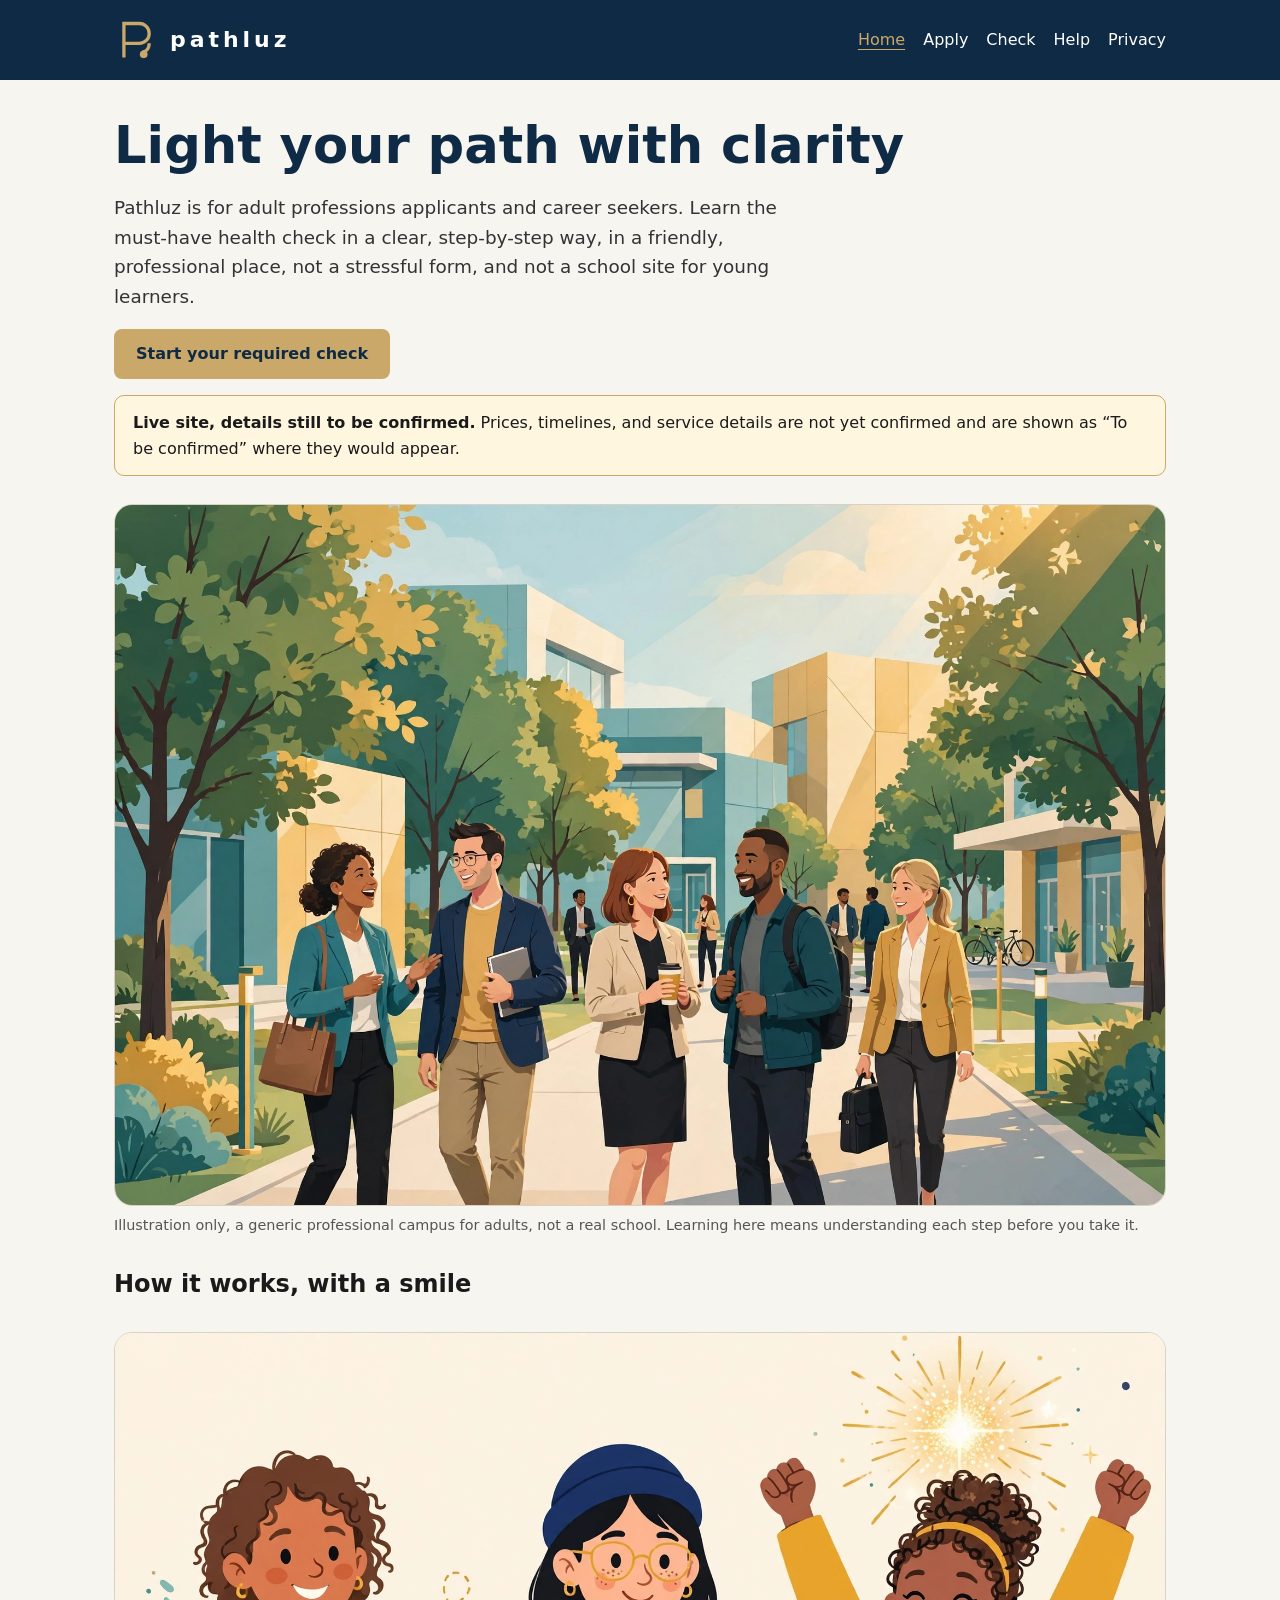
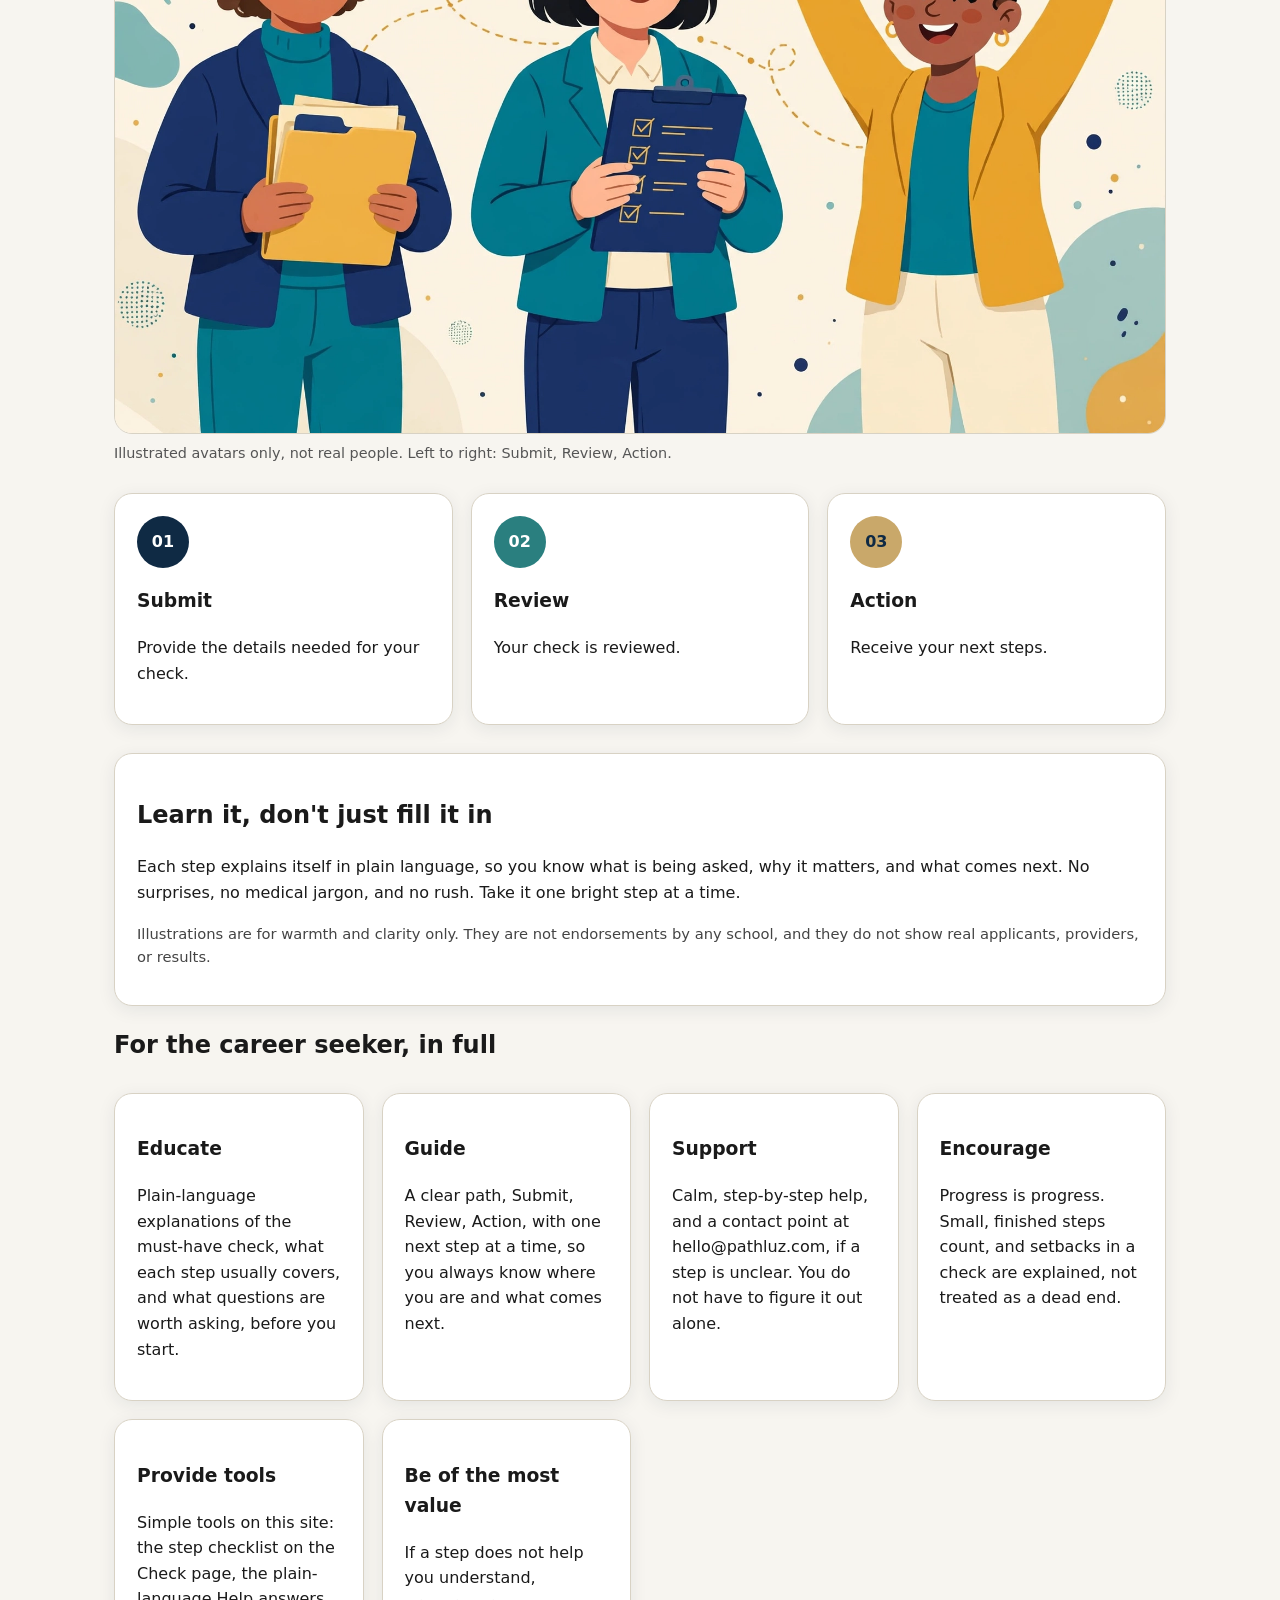
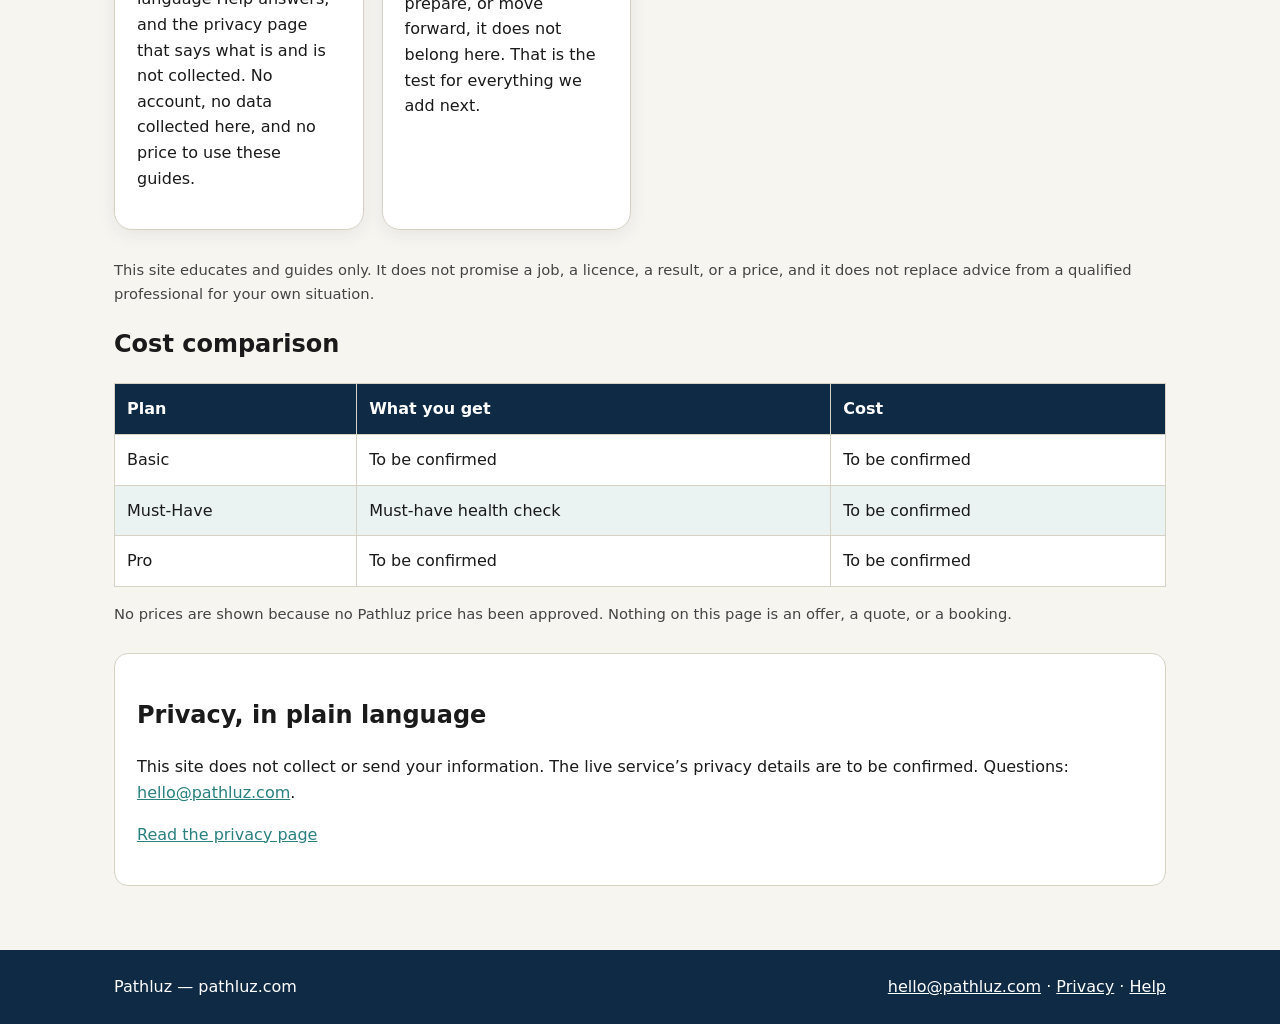
<file: index.html>
<!doctype html>
<html lang="en">
<head>
<meta charset="utf-8">
<meta name="viewport" content="width=device-width, initial-scale=1">
<title>Pathluz — Light your path with clarity</title>
<link rel="stylesheet" href="style.css">
</head>
<body>
<header>
  <nav class="nav" aria-label="Main navigation">
    <a class="logo" href="index.html" aria-label="Pathluz home">
      <svg viewBox="0 0 80 80" role="img" aria-label="Pathluz P logo"><path d="M18 72 V10 H46 a18 18 0 0 1 0 36 H18" fill="none" stroke="#C9A86A" stroke-width="6"/><path d="M64 46 q0 14 -12 16" fill="none" stroke="#C9A86A" stroke-width="6"/><circle cx="54" cy="66" r="7" fill="#C9A86A"/></svg>
      <span>pathluz</span>
    </a>
    <div class="nav-links">
      <a href="index.html" aria-current="page">Home</a>
      <a href="apply.html">Apply</a>
      <a href="check.html">Check</a>
      <a href="help.html">Help</a>
      <a href="privacy.html">Privacy</a>
    </div>
  </nav>
</header>
<main>
  <section class="hero">
    <h1>Light your path with clarity</h1>
    <p class="lead">Pathluz is for adult professions applicants and career seekers. Learn the must-have health check in a clear, step-by-step way, in a friendly, professional place, not a stressful form, and not a school site for young learners.</p>
    <p><a class="btn" href="check.html">Start your required check</a></p>
    <p class="note"><strong>Live site, details still to be confirmed.</strong> Prices, timelines, and service details are not yet confirmed and are shown as “To be confirmed” where they would appear.</p>
  </section>

  <figure class="banner">
    <img src="images/media-generation-pathluz-adult-campus-0-a46a7dd9-ff68-4538-95b2-4a1202ef1dcc.webp" alt="Illustration of a sunny, generic professional campus path with happy adult career seekers walking between trees and professional buildings">
    <figcaption>Illustration only, a generic professional campus for adults, not a real school. Learning here means understanding each step before you take it.</figcaption>
  </figure>

  <h2>How it works, with a smile</h2>
  <figure class="banner">
    <img src="images/media-generation-pathluz-adult-avatars-steps-0-719380e4-b00b-4fab-817e-efd26be6285a.webp" alt="Illustration of three cheerful adult avatars: one holding documents, one checking a list, one celebrating">
    <figcaption>Illustrated avatars only, not real people. Left to right: Submit, Review, Action.</figcaption>
  </figure>
  <section class="grid" aria-label="Three steps">
    <article class="card joy"><div class="step-num">01</div><h3>Submit</h3><p>Provide the details needed for your check.</p></article>
    <article class="card joy"><div class="step-num teal">02</div><h3>Review</h3><p>Your check is reviewed.</p></article>
    <article class="card joy"><div class="step-num gold">03</div><h3>Action</h3><p>Receive your next steps.</p></article>
  </section>

  <section class="card joy" style="margin-top:28px">
    <h2>Learn it, don't just fill it in</h2>
    <p>Each step explains itself in plain language, so you know what is being asked, why it matters, and what comes next. No surprises, no medical jargon, and no rush. Take it one bright step at a time.</p>
    <p class="small">Illustrations are for warmth and clarity only. They are not endorsements by any school, and they do not show real applicants, providers, or results.</p>
  </section>

  <h2>For the career seeker, in full</h2>
  <section class="grid" aria-label="How Pathluz helps career seekers">
    <article class="card joy"><h3>Educate</h3><p>Plain-language explanations of the must-have check, what each step usually covers, and what questions are worth asking, before you start.</p></article>
    <article class="card joy"><h3>Guide</h3><p>A clear path, Submit, Review, Action, with one next step at a time, so you always know where you are and what comes next.</p></article>
    <article class="card joy"><h3>Support</h3><p>Calm, step-by-step help, and a contact point at hello@pathluz.com, if a step is unclear. You do not have to figure it out alone.</p></article>
    <article class="card joy"><h3>Encourage</h3><p>Progress is progress. Small, finished steps count, and setbacks in a check are explained, not treated as a dead end.</p></article>
    <article class="card joy"><h3>Provide tools</h3><p>Simple tools on this site: the step checklist on the Check page, the plain-language Help answers, and the privacy page that says what is and is not collected. No account, no data collected here, and no price to use these guides.</p></article>
    <article class="card joy"><h3>Be of the most value</h3><p>If a step does not help you understand, prepare, or move forward, it does not belong here. That is the test for everything we add next.</p></article>
  </section>
  <p class="small">This site educates and guides only. It does not promise a job, a licence, a result, or a price, and it does not replace advice from a qualified professional for your own situation.</p>

  <h2>Cost comparison</h2>
  <table>
    <thead><tr><th>Plan</th><th>What you get</th><th>Cost</th></tr></thead>
    <tbody>
      <tr><td>Basic</td><td>To be confirmed</td><td>To be confirmed</td></tr>
      <tr class="highlight"><td>Must-Have</td><td>Must-have health check</td><td>To be confirmed</td></tr>
      <tr><td>Pro</td><td>To be confirmed</td><td>To be confirmed</td></tr>
    </tbody>
  </table>
  <p class="small">No prices are shown because no Pathluz price has been approved. Nothing on this page is an offer, a quote, or a booking.</p>

  <section class="card" style="margin-top:28px">
    <h2>Privacy, in plain language</h2>
    <p>This site does not collect or send your information. The live service’s privacy details are to be confirmed. Questions: <a href="mailto:hello@pathluz.com">hello@pathluz.com</a>.</p>
    <p><a href="privacy.html">Read the privacy page</a></p>
  </section>
</main>
<footer><div class="footer-inner"><span>Pathluz — pathluz.com</span><span><a href="mailto:hello@pathluz.com">hello@pathluz.com</a> · <a href="privacy.html">Privacy</a> · <a href="help.html">Help</a></span></div></footer>
</body>
</html>
</file>
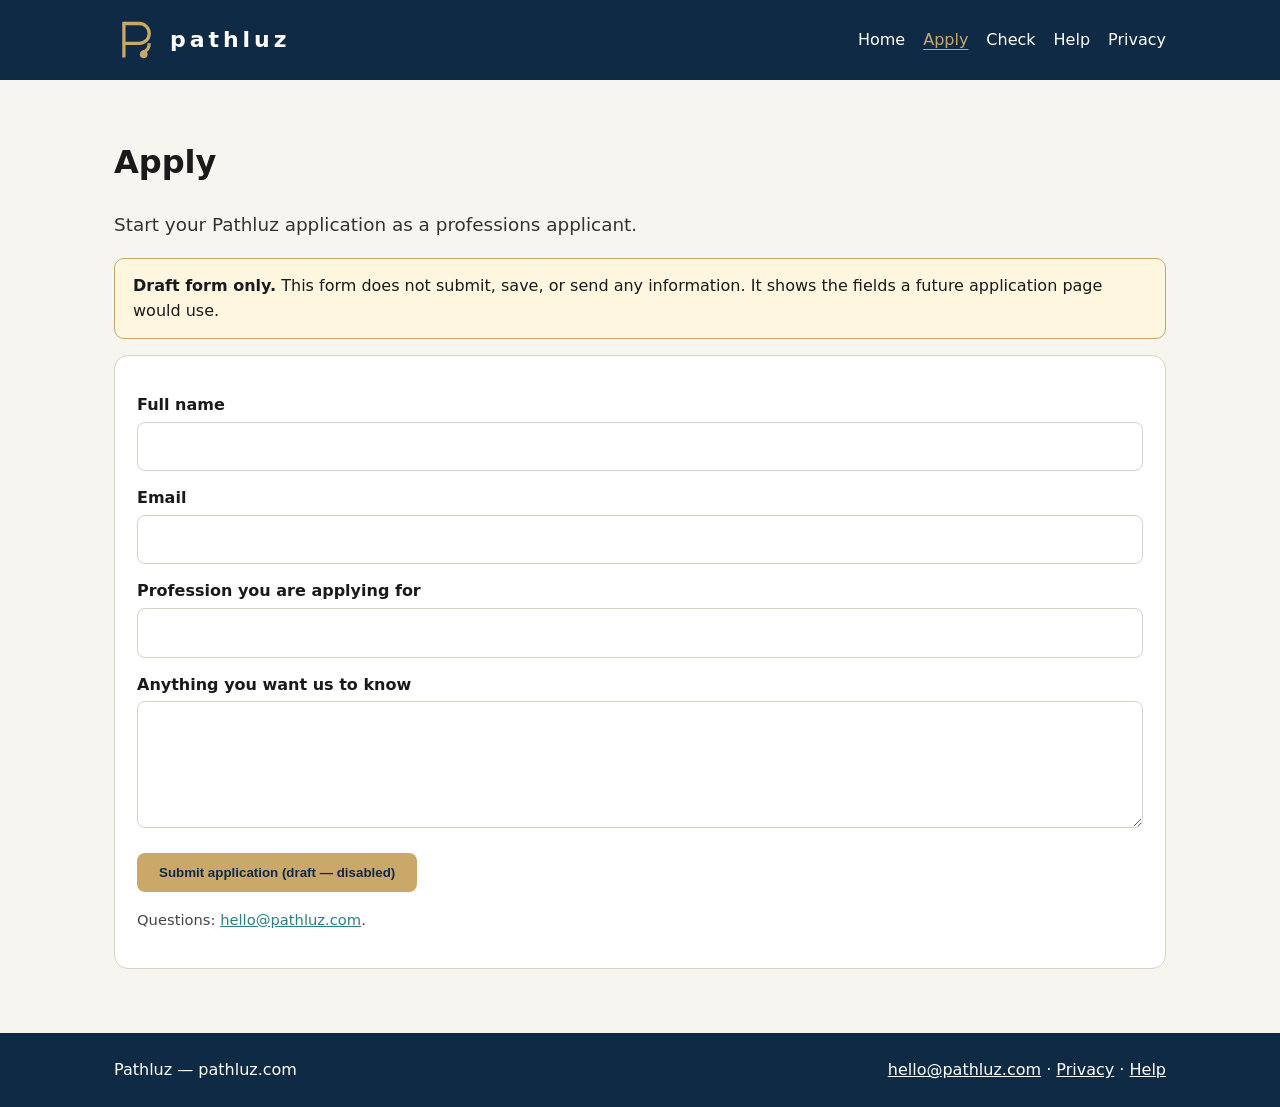
<file: apply.html>
<!doctype html>
<html lang="en">
<head>
<meta charset="utf-8">
<meta name="viewport" content="width=device-width, initial-scale=1">
<title>Apply — Pathluz</title>
<link rel="stylesheet" href="style.css">
</head>
<body>
<header>
  <nav class="nav" aria-label="Main navigation">
    <a class="logo" href="index.html"><svg viewBox="0 0 80 80" role="img" aria-label="Pathluz P logo"><path d="M18 72 V10 H46 a18 18 0 0 1 0 36 H18" fill="none" stroke="#C9A86A" stroke-width="6"/><path d="M64 46 q0 14 -12 16" fill="none" stroke="#C9A86A" stroke-width="6"/><circle cx="54" cy="66" r="7" fill="#C9A86A"/></svg><span>pathluz</span></a>
    <div class="nav-links"><a href="index.html">Home</a><a href="apply.html" aria-current="page">Apply</a><a href="check.html">Check</a><a href="help.html">Help</a><a href="privacy.html">Privacy</a></div>
  </nav>
</header>
<main>
  <h1>Apply</h1>
  <p class="lead">Start your Pathluz application as a professions applicant.</p>
  <p class="note"><strong>Draft form only.</strong> This form does not submit, save, or send any information. It shows the fields a future application page would use.</p>
  <form class="card" onsubmit="return false;">
    <label for="name">Full name</label>
    <input id="name" name="name" type="text" autocomplete="name">
    <label for="email">Email</label>
    <input id="email" name="email" type="email" autocomplete="email">
    <label for="profession">Profession you are applying for</label>
    <input id="profession" name="profession" type="text">
    <label for="notes">Anything you want us to know</label>
    <textarea id="notes" name="notes" rows="4"></textarea>
    <p style="margin-top:18px"><button class="btn" type="submit" disabled>Submit application (draft — disabled)</button></p>
    <p class="small">Questions: <a href="mailto:hello@pathluz.com">hello@pathluz.com</a>.</p>
  </form>
</main>
<footer><div class="footer-inner"><span>Pathluz — pathluz.com</span><span><a href="mailto:hello@pathluz.com">hello@pathluz.com</a> · <a href="privacy.html">Privacy</a> · <a href="help.html">Help</a></span></div></footer>
</body>
</html>
</file>
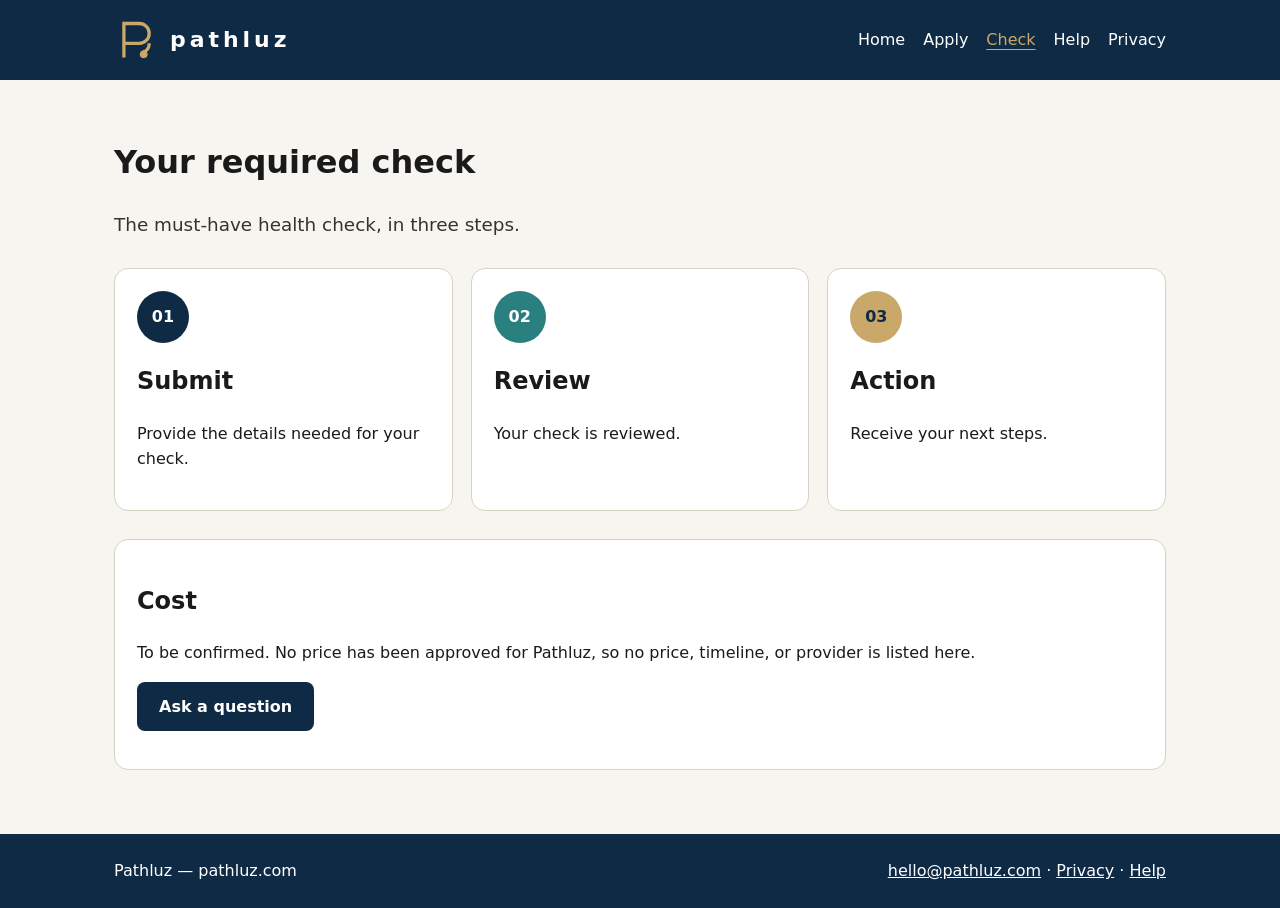
<file: check.html>
<!doctype html>
<html lang="en">
<head>
<meta charset="utf-8">
<meta name="viewport" content="width=device-width, initial-scale=1">
<title>Check — Pathluz</title>
<link rel="stylesheet" href="style.css">
</head>
<body>
<header>
  <nav class="nav" aria-label="Main navigation">
    <a class="logo" href="index.html"><svg viewBox="0 0 80 80" role="img" aria-label="Pathluz P logo"><path d="M18 72 V10 H46 a18 18 0 0 1 0 36 H18" fill="none" stroke="#C9A86A" stroke-width="6"/><path d="M64 46 q0 14 -12 16" fill="none" stroke="#C9A86A" stroke-width="6"/><circle cx="54" cy="66" r="7" fill="#C9A86A"/></svg><span>pathluz</span></a>
    <div class="nav-links"><a href="index.html">Home</a><a href="apply.html">Apply</a><a href="check.html" aria-current="page">Check</a><a href="help.html">Help</a><a href="privacy.html">Privacy</a></div>
  </nav>
</header>
<main>
  <h1>Your required check</h1>
  <p class="lead">The must-have health check, in three steps.</p>
  <section class="grid" aria-label="Check steps">
    <article class="card"><div class="step-num">01</div><h2>Submit</h2><p>Provide the details needed for your check.</p></article>
    <article class="card"><div class="step-num teal">02</div><h2>Review</h2><p>Your check is reviewed.</p></article>
    <article class="card"><div class="step-num gold">03</div><h2>Action</h2><p>Receive your next steps.</p></article>
  </section>
  <section class="card">
    <h2>Cost</h2>
    <p>To be confirmed. No price has been approved for Pathluz, so no price, timeline, or provider is listed here.</p>
    <p><a class="btn-secondary" href="help.html">Ask a question</a></p>
  </section>
</main>
<footer><div class="footer-inner"><span>Pathluz — pathluz.com</span><span><a href="mailto:hello@pathluz.com">hello@pathluz.com</a> · <a href="privacy.html">Privacy</a> · <a href="help.html">Help</a></span></div></footer>
</body>
</html>
</file>
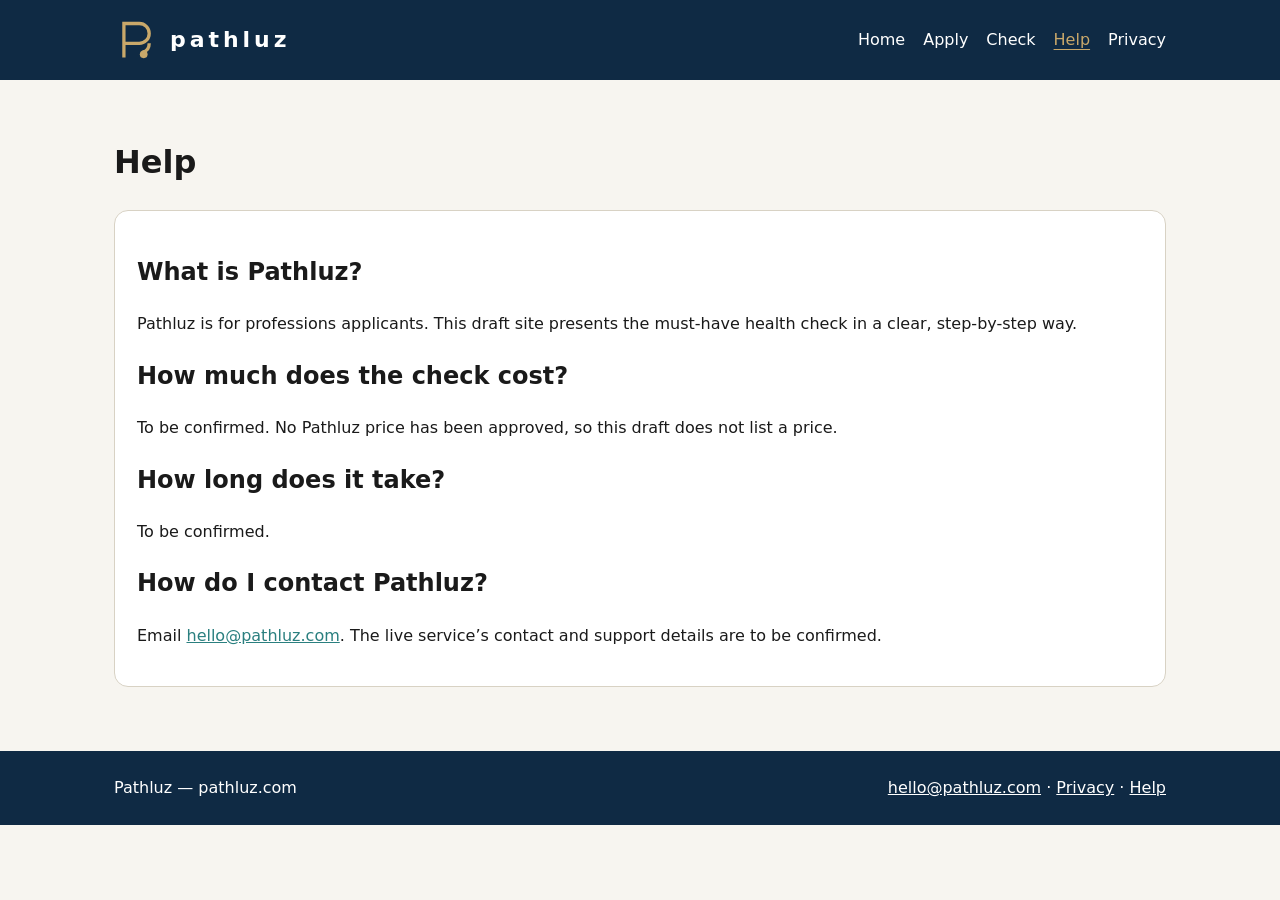
<file: help.html>
<!doctype html>
<html lang="en">
<head>
<meta charset="utf-8">
<meta name="viewport" content="width=device-width, initial-scale=1">
<title>Help — Pathluz</title>
<link rel="stylesheet" href="style.css">
</head>
<body>
<header>
  <nav class="nav" aria-label="Main navigation">
    <a class="logo" href="index.html"><svg viewBox="0 0 80 80" role="img" aria-label="Pathluz P logo"><path d="M18 72 V10 H46 a18 18 0 0 1 0 36 H18" fill="none" stroke="#C9A86A" stroke-width="6"/><path d="M64 46 q0 14 -12 16" fill="none" stroke="#C9A86A" stroke-width="6"/><circle cx="54" cy="66" r="7" fill="#C9A86A"/></svg><span>pathluz</span></a>
    <div class="nav-links"><a href="index.html">Home</a><a href="apply.html">Apply</a><a href="check.html">Check</a><a href="help.html" aria-current="page">Help</a><a href="privacy.html">Privacy</a></div>
  </nav>
</header>
<main>
  <h1>Help</h1>
  <section class="card">
    <h2>What is Pathluz?</h2>
    <p>Pathluz is for professions applicants. This draft site presents the must-have health check in a clear, step-by-step way.</p>
    <h2>How much does the check cost?</h2>
    <p>To be confirmed. No Pathluz price has been approved, so this draft does not list a price.</p>
    <h2>How long does it take?</h2>
    <p>To be confirmed.</p>
    <h2>How do I contact Pathluz?</h2>
    <p>Email <a href="mailto:hello@pathluz.com">hello@pathluz.com</a>. The live service’s contact and support details are to be confirmed.</p>
  </section>
</main>
<footer><div class="footer-inner"><span>Pathluz — pathluz.com</span><span><a href="mailto:hello@pathluz.com">hello@pathluz.com</a> · <a href="privacy.html">Privacy</a> · <a href="help.html">Help</a></span></div></footer>
</body>
</html>
</file>
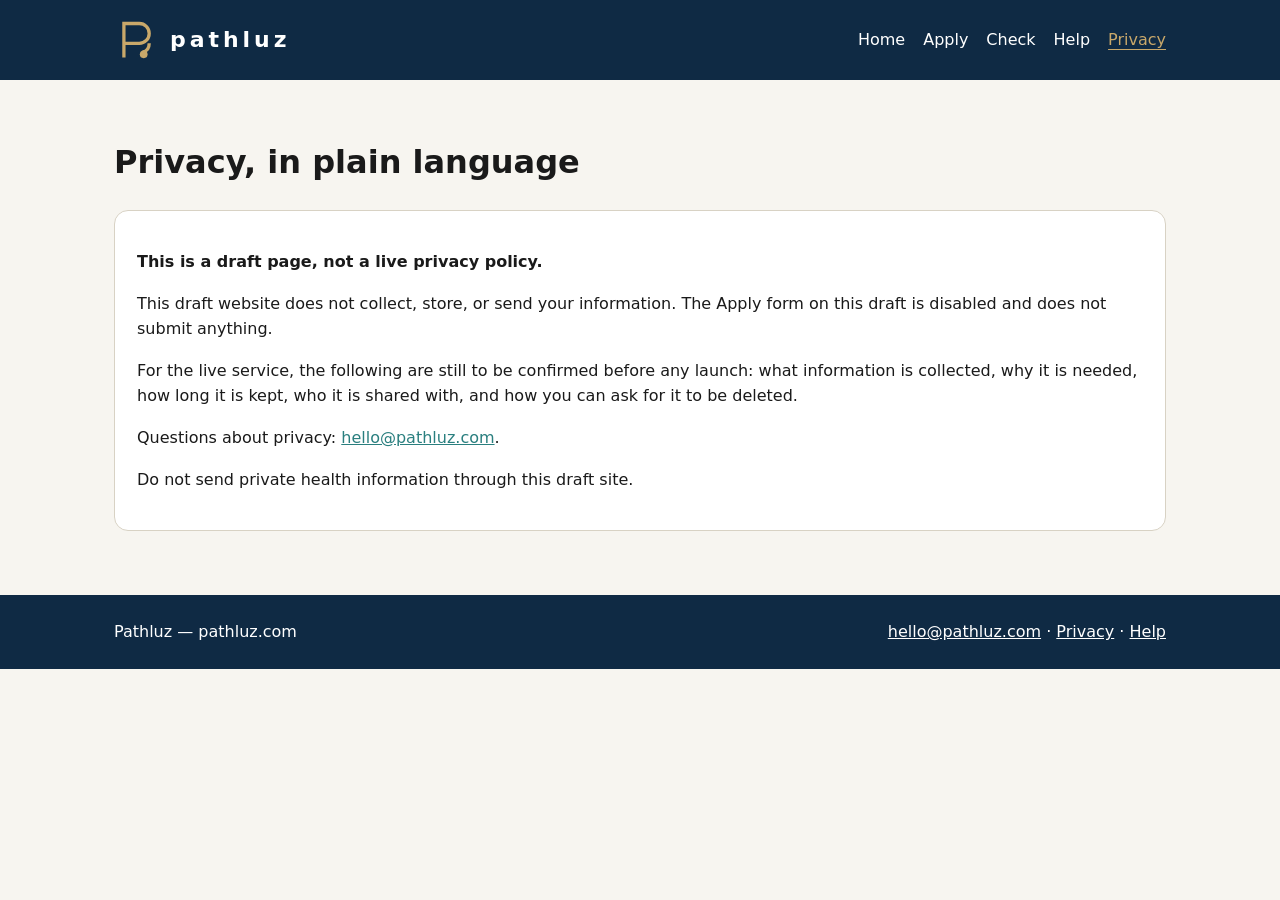
<file: privacy.html>
<!doctype html>
<html lang="en">
<head>
<meta charset="utf-8">
<meta name="viewport" content="width=device-width, initial-scale=1">
<title>Privacy — Pathluz</title>
<link rel="stylesheet" href="style.css">
</head>
<body>
<header>
  <nav class="nav" aria-label="Main navigation">
    <a class="logo" href="index.html"><svg viewBox="0 0 80 80" role="img" aria-label="Pathluz P logo"><path d="M18 72 V10 H46 a18 18 0 0 1 0 36 H18" fill="none" stroke="#C9A86A" stroke-width="6"/><path d="M64 46 q0 14 -12 16" fill="none" stroke="#C9A86A" stroke-width="6"/><circle cx="54" cy="66" r="7" fill="#C9A86A"/></svg><span>pathluz</span></a>
    <div class="nav-links"><a href="index.html">Home</a><a href="apply.html">Apply</a><a href="check.html">Check</a><a href="help.html">Help</a><a href="privacy.html" aria-current="page">Privacy</a></div>
  </nav>
</header>
<main>
  <h1>Privacy, in plain language</h1>
  <section class="card">
    <p><strong>This is a draft page, not a live privacy policy.</strong></p>
    <p>This draft website does not collect, store, or send your information. The Apply form on this draft is disabled and does not submit anything.</p>
    <p>For the live service, the following are still to be confirmed before any launch: what information is collected, why it is needed, how long it is kept, who it is shared with, and how you can ask for it to be deleted.</p>
    <p>Questions about privacy: <a href="mailto:hello@pathluz.com">hello@pathluz.com</a>.</p>
    <p>Do not send private health information through this draft site.</p>
  </section>
</main>
<footer><div class="footer-inner"><span>Pathluz — pathluz.com</span><span><a href="mailto:hello@pathluz.com">hello@pathluz.com</a> · <a href="privacy.html">Privacy</a> · <a href="help.html">Help</a></span></div></footer>
</body>
</html>
</file>
<file: style.css>
:root{
  --navy:#0F2A44;
  --teal:#2A7F7F;
  --paper:#F7F5F0;
  --gold:#C9A86A;
  --ink:#1A1A1A;
  --white:#FFFFFF;
  --line:#D8D2C4;
}
*{box-sizing:border-box}
body{margin:0;background:var(--paper);color:var(--ink);font-family:Inter,system-ui,-apple-system,"Segoe UI",Arial,sans-serif;line-height:1.6}
a{color:var(--teal)}
header{background:var(--navy);color:#fff}
.nav{max-width:1100px;margin:0 auto;padding:18px 24px;display:flex;align-items:center;gap:28px;flex-wrap:wrap}
.logo{display:flex;align-items:center;gap:12px;color:#fff;text-decoration:none;font-weight:700;letter-spacing:.08em}
.logo svg{width:44px;height:44px;flex:0 0 auto}
.logo span{font-size:22px;letter-spacing:.18em}
.nav-links{margin-left:auto;display:flex;gap:18px;flex-wrap:wrap}
.nav-links a{color:#fff;text-decoration:none;font-weight:500}
.nav-links a[aria-current="page"]{color:var(--gold);text-decoration:underline;text-underline-offset:4px}
main{max-width:1100px;margin:0 auto;padding:36px 24px 64px}
.hero h1{font-size:clamp(2rem,5vw,3.2rem);line-height:1.15;margin:0 0 12px;color:var(--navy)}
.lead{font-size:1.15rem;color:#333;max-width:720px}
.btn{display:inline-block;background:var(--gold);color:var(--navy);padding:12px 22px;border-radius:8px;text-decoration:none;font-weight:700;border:0;cursor:pointer}
.btn-secondary{display:inline-block;background:var(--navy);color:#fff;padding:12px 22px;border-radius:8px;text-decoration:none;font-weight:700}
.card{background:var(--white);border:1px solid var(--line);border-radius:14px;padding:22px}
.grid{display:grid;grid-template-columns:repeat(auto-fit,minmax(240px,1fr));gap:18px;margin:28px 0}
.step-num{width:52px;height:52px;border-radius:50%;background:var(--navy);color:#fff;display:grid;place-items:center;font-weight:700}
.step-num.teal{background:var(--teal)}
.step-num.gold{background:var(--gold);color:var(--navy)}
table{width:100%;border-collapse:collapse;background:var(--white)}
th,td{border:1px solid var(--line);padding:12px;text-align:left;vertical-align:top}
thead th{background:var(--navy);color:#fff}
tr.highlight td{background:#EAF3F2}
.note{background:#FFF6E0;border:1px solid var(--gold);border-radius:10px;padding:14px 18px}
label{display:block;font-weight:600;margin:14px 0 4px}
input,textarea,select{width:100%;padding:11px;border:1px solid var(--line);border-radius:8px;font:inherit;background:#fff}
footer{background:var(--navy);color:#fff}
.footer-inner{max-width:1100px;margin:0 auto;padding:24px;display:flex;gap:18px;flex-wrap:wrap;justify-content:space-between}
.footer-inner a{color:#fff}
.small{font-size:.92rem;color:#444}
.banner{margin:28px 0}
.banner img{width:100%;height:auto;border-radius:18px;border:1px solid var(--line);display:block;animation:banner-in 1s ease both, banner-glow 6s ease-in-out 1s infinite}
.banner figcaption{font-size:.9rem;color:#555;margin-top:8px}
.card.joy{border-radius:18px;box-shadow:0 4px 18px rgba(15,42,68,.08);animation:rise-in .8s ease both}
.card.joy:nth-of-type(2){animation-delay:.1s}
.card.joy:nth-of-type(3){animation-delay:.2s}
.hero h1{animation:rise-in .7s ease both}
.btn{animation:btn-glow 4s ease-in-out infinite}
.step-num{animation:step-pulse 3s ease-in-out infinite}
@keyframes banner-in{from{opacity:0;transform:translateY(12px)}to{opacity:1;transform:translateY(0)}}
@keyframes banner-glow{0%,100%{box-shadow:0 0 0 rgba(201,168,106,0)}50%{box-shadow:0 0 28px rgba(201,168,106,.45)}}
@keyframes rise-in{from{opacity:0;transform:translateY(14px)}to{opacity:1;transform:translateY(0)}}
@keyframes btn-glow{0%,100%{box-shadow:0 0 0 rgba(201,168,106,0)}50%{box-shadow:0 0 18px rgba(201,168,106,.6)}}
@keyframes step-pulse{0%,100%{transform:scale(1)}50%{transform:scale(1.06)}}
@media (prefers-reduced-motion: reduce){.banner img,.card.joy,.hero h1,.btn,.step-num{animation:none}}
</file>
